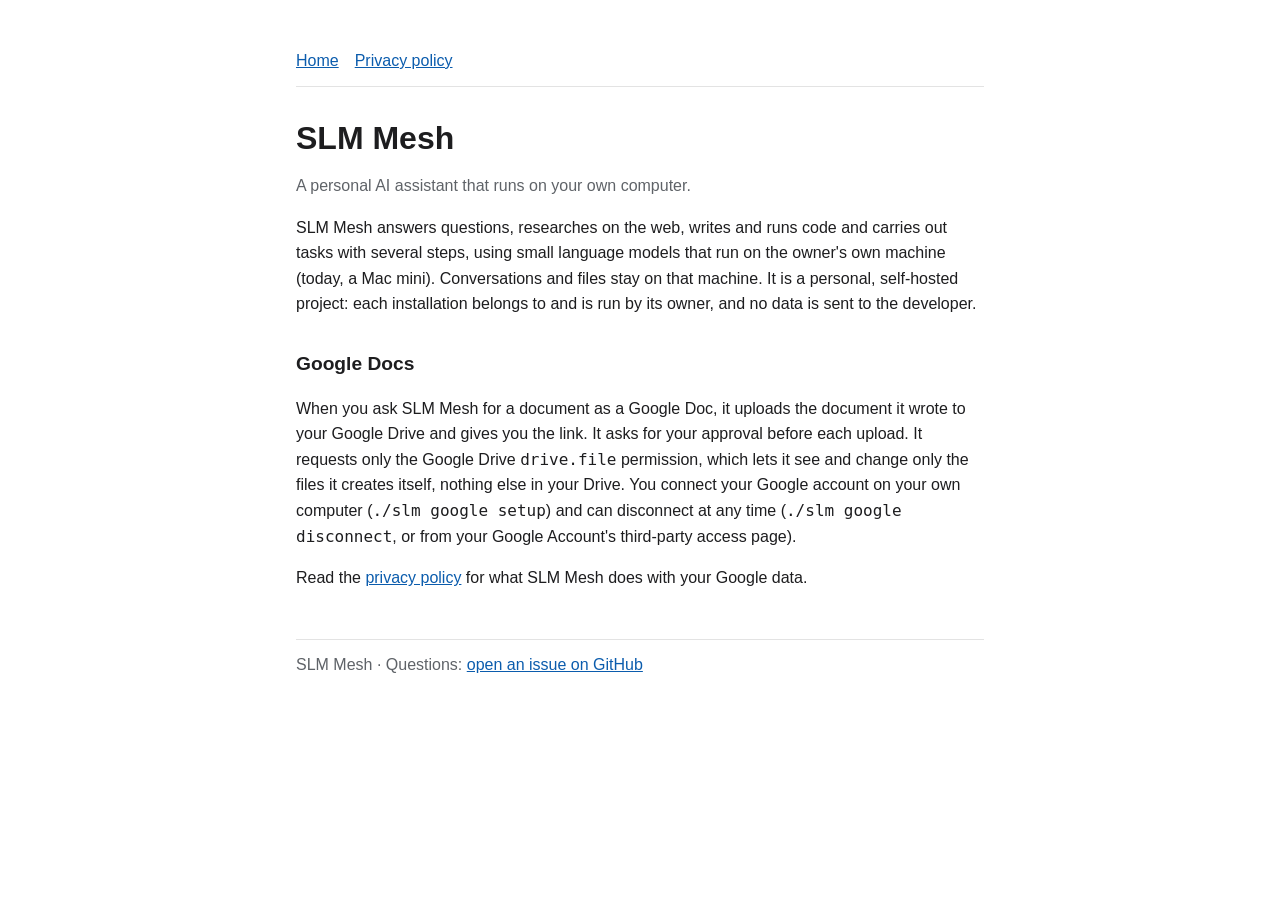
<file: index.html>
<!doctype html>
<html lang="en">
<head>
<meta charset="utf-8">
<meta name="viewport" content="width=device-width, initial-scale=1">
<title>SLM Mesh</title>
<meta name="description" content="SLM Mesh: a personal AI assistant that runs on your own computer.">
<link rel="stylesheet" href="style.css">
</head>
<body>
<main>
<nav><a href="./">Home</a><a href="privacy.html">Privacy policy</a></nav>
<h1>SLM Mesh</h1>
<p class="muted">A personal AI assistant that runs on your own computer.</p>

<p>SLM Mesh answers questions, researches on the web, writes and runs code and carries out tasks with several steps,
using small language models that run on the owner's own machine (today, a Mac mini). Conversations and files stay on
that machine. It is a personal, self-hosted project: each installation belongs to and is run by its owner, and no
data is sent to the developer.</p>

<h2>Google Docs</h2>
<p>When you ask SLM Mesh for a document as a Google Doc, it uploads the document it wrote to your Google Drive and gives
you the link. It asks for your approval before each upload. It requests only the Google Drive <code>drive.file</code>
permission, which lets it see and change only the files it creates itself, nothing else in your Drive. You connect your
Google account on your own computer (<code>./slm google setup</code>) and can disconnect at any time
(<code>./slm google disconnect</code>, or from your Google Account's third-party access page).</p>

<p>Read the <a href="privacy.html">privacy policy</a> for what SLM Mesh does with your Google data.</p>

<footer class="muted">SLM Mesh · Questions: <a href="https://github.com/brunordelima-alt/slm-mesh-site/issues">open an issue on GitHub</a></footer>
</main>
</body>
</html>
</file>
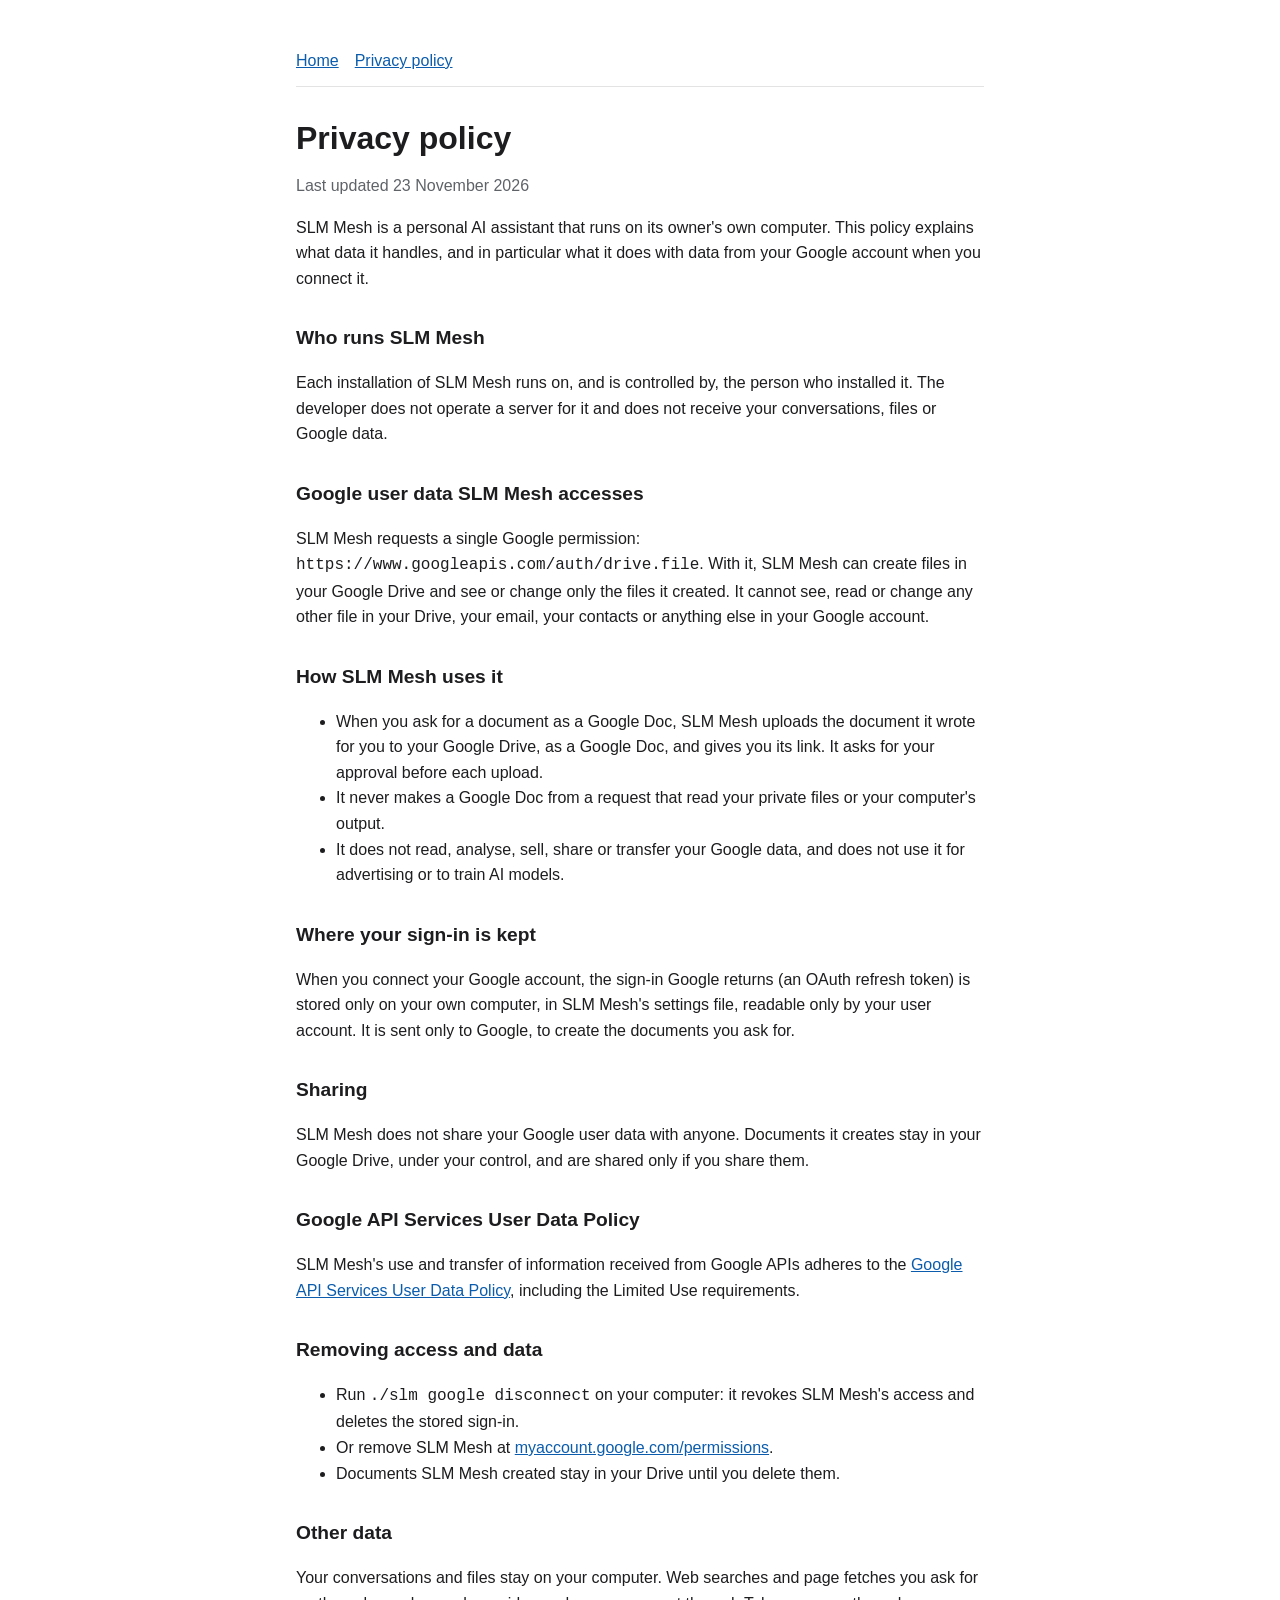
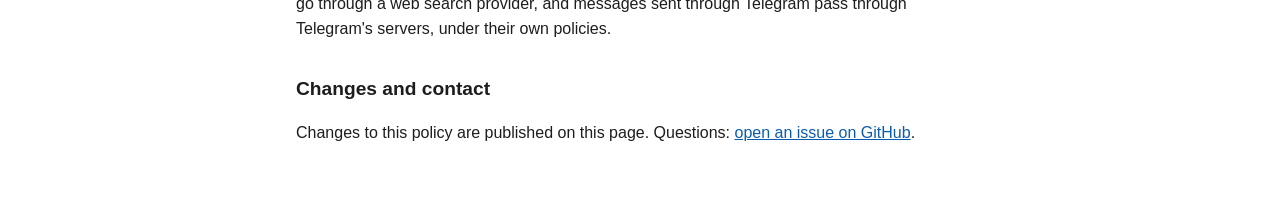
<file: privacy.html>
<!doctype html>
<html lang="en">
<head>
<meta charset="utf-8">
<meta name="viewport" content="width=device-width, initial-scale=1">
<title>SLM Mesh Privacy Policy</title>
<meta name="description" content="How SLM Mesh handles your data and your Google user data.">
<link rel="stylesheet" href="style.css">
</head>
<body>
<main>
<nav><a href="./">Home</a><a href="privacy.html">Privacy policy</a></nav>
<h1>Privacy policy</h1>
<p class="muted">Last updated 23 November 2026</p>

<p>SLM Mesh is a personal AI assistant that runs on its owner's own computer. This policy explains what data it
handles, and in particular what it does with data from your Google account when you connect it.</p>

<h2>Who runs SLM Mesh</h2>
<p>Each installation of SLM Mesh runs on, and is controlled by, the person who installed it. The developer does not
operate a server for it and does not receive your conversations, files or Google data.</p>

<h2>Google user data SLM Mesh accesses</h2>
<p>SLM Mesh requests a single Google permission: <code>https://www.googleapis.com/auth/drive.file</code>. With it,
SLM Mesh can create files in your Google Drive and see or change only the files it created. It cannot see, read or
change any other file in your Drive, your email, your contacts or anything else in your Google account.</p>

<h2>How SLM Mesh uses it</h2>
<ul>
<li>When you ask for a document as a Google Doc, SLM Mesh uploads the document it wrote for you to your Google Drive,
as a Google Doc, and gives you its link. It asks for your approval before each upload.</li>
<li>It never makes a Google Doc from a request that read your private files or your computer's output.</li>
<li>It does not read, analyse, sell, share or transfer your Google data, and does not use it for advertising or to
train AI models.</li>
</ul>

<h2>Where your sign-in is kept</h2>
<p>When you connect your Google account, the sign-in Google returns (an OAuth refresh token) is stored only on your own
computer, in SLM Mesh's settings file, readable only by your user account. It is sent only to Google, to create the
documents you ask for.</p>

<h2>Sharing</h2>
<p>SLM Mesh does not share your Google user data with anyone. Documents it creates stay in your Google Drive, under your
control, and are shared only if you share them.</p>

<h2>Google API Services User Data Policy</h2>
<p>SLM Mesh's use and transfer of information received from Google APIs adheres to the
<a href="https://developers.google.com/terms/api-services-user-data-policy">Google API Services User Data Policy</a>,
including the Limited Use requirements.</p>

<h2>Removing access and data</h2>
<ul>
<li>Run <code>./slm google disconnect</code> on your computer: it revokes SLM Mesh's access and deletes the stored
sign-in.</li>
<li>Or remove SLM Mesh at <a href="https://myaccount.google.com/permissions">myaccount.google.com/permissions</a>.</li>
<li>Documents SLM Mesh created stay in your Drive until you delete them.</li>
</ul>

<h2>Other data</h2>
<p>Your conversations and files stay on your computer. Web searches and page fetches you ask for go through a web
search provider, and messages sent through Telegram pass through Telegram's servers, under their own policies.</p>

<h2>Changes and contact</h2>
<p>Changes to this policy are published on this page. Questions:
<a href="https://github.com/brunordelima-alt/slm-mesh-site/issues">open an issue on GitHub</a>.</p>
</main>
</body>
</html>
</file>
<file: style.css>
:root { --bg: #ffffff; --fg: #1d1d1f; --muted: #5f6368; --line: #e3e3e3; --link: #0b5cad; }
@media (prefers-color-scheme: dark) { :root { --bg: #16181c; --fg: #e8eaed; --muted: #9aa0a6; --line: #2c2f34; --link: #8ab4f8; } }
* { box-sizing: border-box; }
body { margin: 0; background: var(--bg); color: var(--fg); font: 16px/1.6 -apple-system, "Helvetica Neue", Arial, sans-serif; }
main { max-width: 720px; margin: 0 auto; padding: 48px 16px 64px; }
h1 { font-size: 2rem; line-height: 1.2; margin: 0 0 8px; }
h2 { font-size: 1.2rem; margin: 32px 0 8px; }
p, li { color: var(--fg); } .muted { color: var(--muted); }
a { color: var(--link); } nav { border-bottom: 1px solid var(--line); padding-bottom: 12px; margin-bottom: 32px; }
nav a { margin-right: 16px; } footer { border-top: 1px solid var(--line); margin-top: 48px; padding-top: 12px; }
</file>
